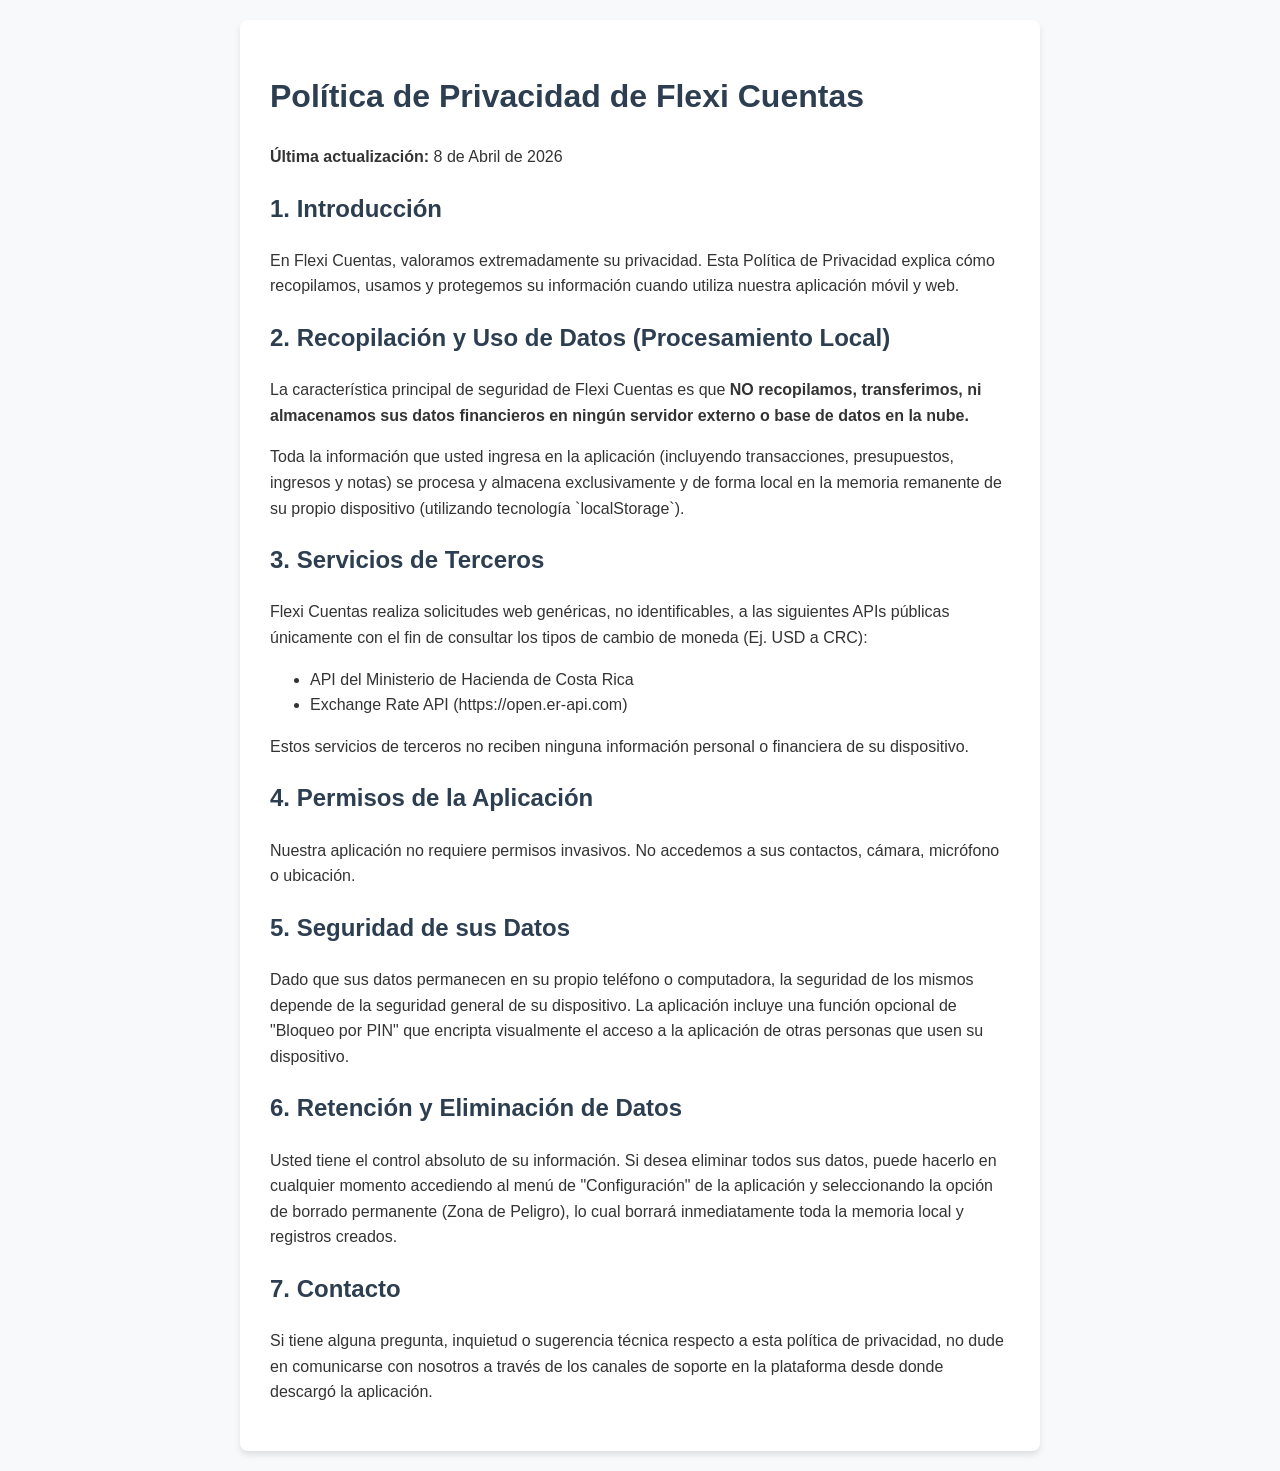
<file: privacy.html>
<!DOCTYPE html>
<html lang="es">
<head>
    <meta charset="UTF-8">
    <meta name="viewport" content="width=device-width, initial-scale=1.0">
    <title>Política de Privacidad - Flexi Cuentas</title>
    <style>
        body {
            font-family: 'Segoe UI', Roboto, Helvetica, Arial, sans-serif;
            line-height: 1.6;
            color: #333;
            max-width: 800px;
            margin: 0 auto;
            padding: 20px;
            background-color: #f8f9fa;
        }
        .container {
            background-color: #fff;
            padding: 30px;
            border-radius: 8px;
            box-shadow: 0 4px 6px rgba(0,0,0,0.1);
        }
        h1, h2 {
            color: #2c3e50;
        }
    </style>
</head>
<body>
    <div class="container">
        <h1>Política de Privacidad de Flexi Cuentas</h1>
        <p><strong>Última actualización:</strong> 8 de Abril de 2026</p>

        <h2>1. Introducción</h2>
        <p>En Flexi Cuentas, valoramos extremadamente su privacidad. Esta Política de Privacidad explica cómo recopilamos, usamos y protegemos su información cuando utiliza nuestra aplicación móvil y web.</p>

        <h2>2. Recopilación y Uso de Datos (Procesamiento Local)</h2>
        <p>La característica principal de seguridad de Flexi Cuentas es que <strong>NO recopilamos, transferimos, ni almacenamos sus datos financieros en ningún servidor externo o base de datos en la nube.</strong></p>
        <p>Toda la información que usted ingresa en la aplicación (incluyendo transacciones, presupuestos, ingresos y notas) se procesa y almacena exclusivamente y de forma local en la memoria remanente de su propio dispositivo (utilizando tecnología `localStorage`).</p>

        <h2>3. Servicios de Terceros</h2>
        <p>Flexi Cuentas realiza solicitudes web genéricas, no identificables, a las siguientes APIs públicas únicamente con el fin de consultar los tipos de cambio de moneda (Ej. USD a CRC):</p>
        <ul>
            <li>API del Ministerio de Hacienda de Costa Rica</li>
            <li>Exchange Rate API (https://open.er-api.com)</li>
        </ul>
        <p>Estos servicios de terceros no reciben ninguna información personal o financiera de su dispositivo.</p>

        <h2>4. Permisos de la Aplicación</h2>
        <p>Nuestra aplicación no requiere permisos invasivos. No accedemos a sus contactos, cámara, micrófono o ubicación.</p>

        <h2>5. Seguridad de sus Datos</h2>
        <p>Dado que sus datos permanecen en su propio teléfono o computadora, la seguridad de los mismos depende de la seguridad general de su dispositivo. La aplicación incluye una función opcional de "Bloqueo por PIN" que encripta visualmente el acceso a la aplicación de otras personas que usen su dispositivo.</p>

        <h2>6. Retención y Eliminación de Datos</h2>
        <p>Usted tiene el control absoluto de su información. Si desea eliminar todos sus datos, puede hacerlo en cualquier momento accediendo al menú de "Configuración" de la aplicación y seleccionando la opción de borrado permanente (Zona de Peligro), lo cual borrará inmediatamente toda la memoria local y registros creados.</p>

        <h2>7. Contacto</h2>
        <p>Si tiene alguna pregunta, inquietud o sugerencia técnica respecto a esta política de privacidad, no dude en comunicarse con nosotros a través de los canales de soporte en la plataforma desde donde descargó la aplicación.</p>
    </div>
</body>
</html>
</file>
